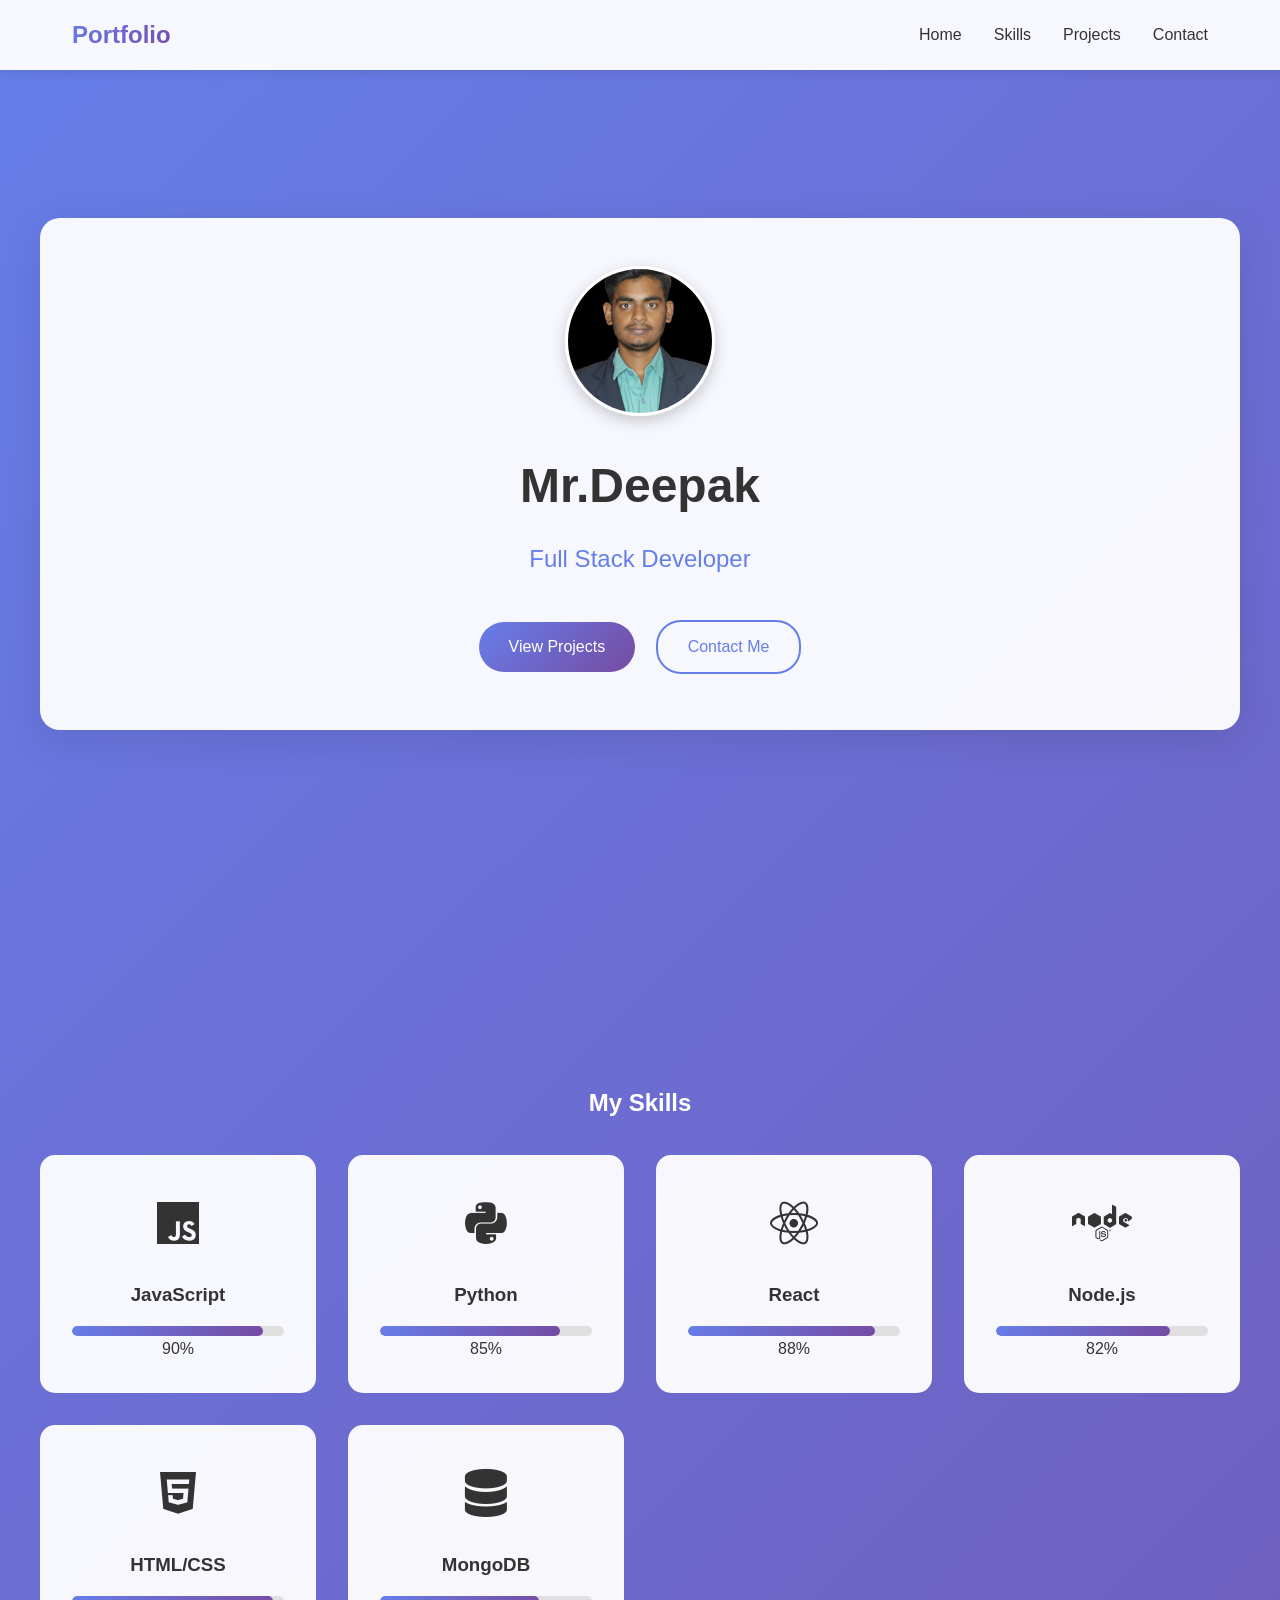
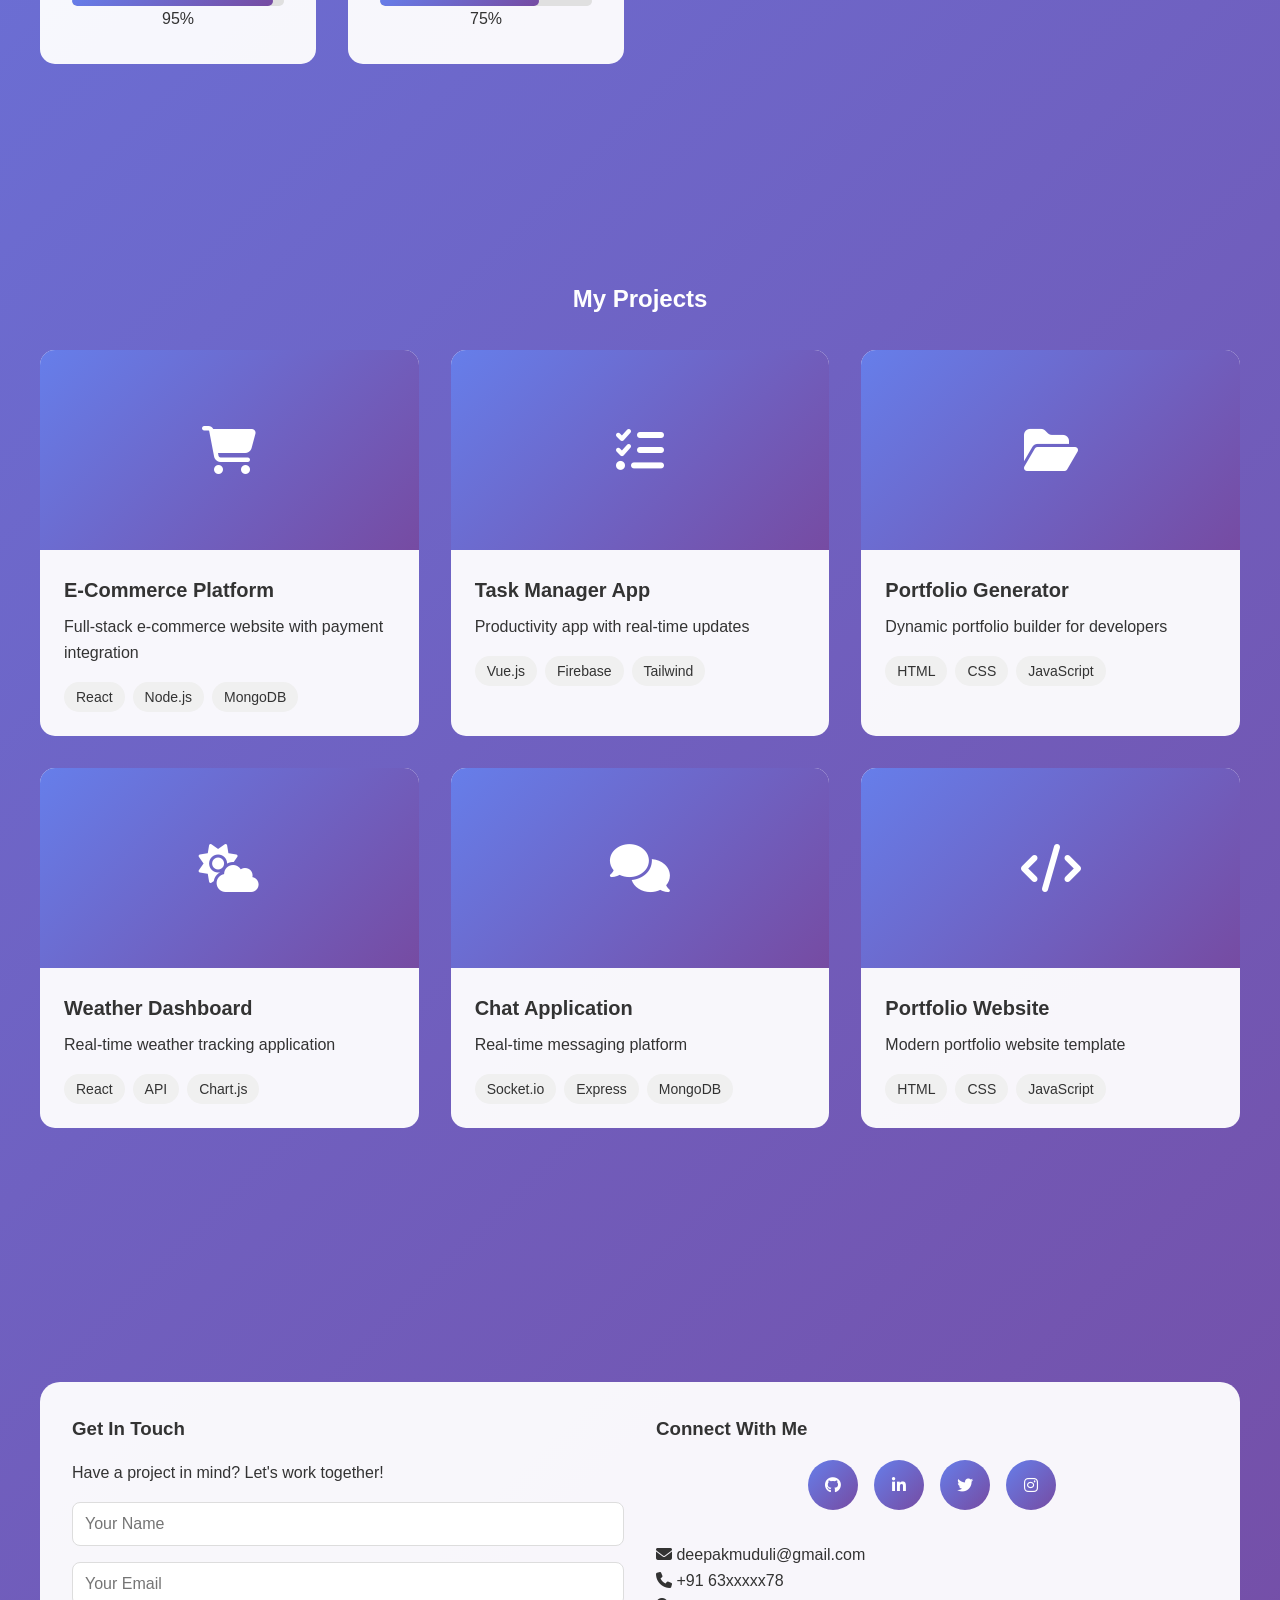
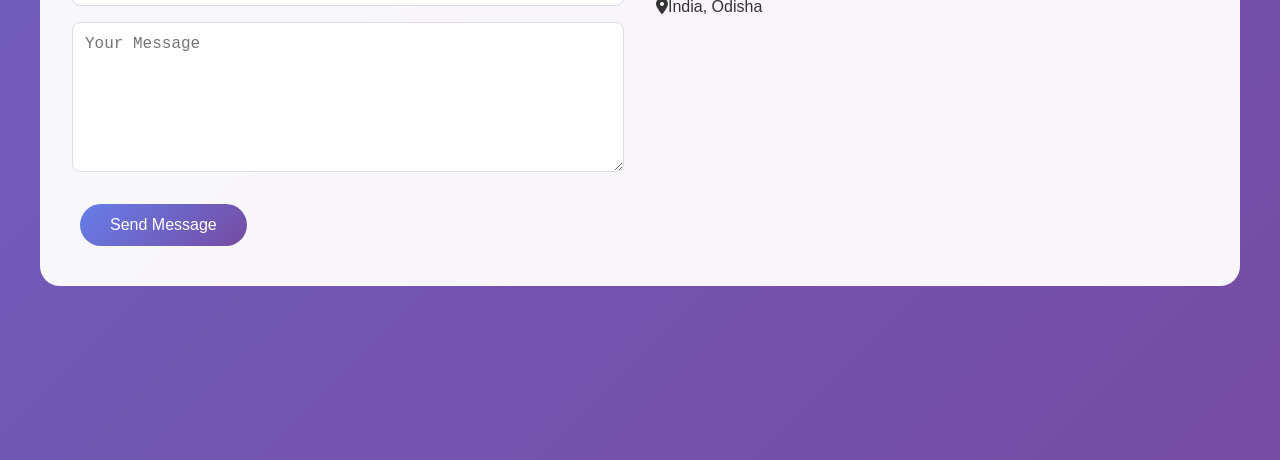
<file: index.html>
<!DOCTYPE html>
<html lang="en">
<head>
    <meta charset="UTF-8">
    <meta name="viewport" content="width=device-width, initial-scale=1.0">
    <title>Dynamic Portfolio | Developer Portfolio</title>
    <link rel="stylesheet" href="https://cdnjs.cloudflare.com/ajax/libs/font-awesome/6.4.0/css/all.min.css">
    <link rel="stylesheet" href="style.css">
</head>
<body>
    <nav class="navbar">
        <div class="nav-container">
            <div class="logo">Portfolio</div>
            <div class="menu-btn">
                <i class="fas fa-bars"></i>
            </div>
            <ul class="nav-links">
                <li><a href="#home">Home</a></li>
                <li><a href="#skills">Skills</a></li>
                <li><a href="#projects">Projects</a></li>
                <li><a href="#contact">Contact</a></li>
            </ul>
        </div>
    </nav>

    <section id="home" class="section">
        <div class="container">
            <div class="hero">
             <!-- Replace this: -->
 

        <!-- With this: -->
        <img src="picture/deepak.png" alt="Profile" class="profile-img">
                <h1>Mr.Deepak</h1>
                <div class="typed-text"></div>
                <a href="#projects" class="btn btn-primary">View Projects</a>
                <a href="#contact" class="btn btn-secondary">Contact Me</a>
            </div>
        </div>
    </section>

    <section id="skills" class="section">
        <div class="container">
            <h2 style="text-align: center; margin-bottom: 2rem; color: white;">My Skills</h2>
            <div class="skills-grid" id="skills-grid"></div>
        </div>
    </section>

    <section id="projects" class="section">
        <div class="container">
            <h2 style="text-align: center; margin-bottom: 2rem; color: white;">My Projects</h2>
            <div class="projects-grid" id="projects-grid"></div>
        </div>
    </section>

    <section id="contact" class="section">
        <div class="container">
            <div class="contact-container">
                <div>
                    <h3>Get In Touch</h3>
                    <p style="margin: 1rem 0;">Have a project in mind? Let's work together!</p>
                    <form class="contact-form" id="contact-form">
                        <input type="text" placeholder="Your Name" required>
                        <input type="email" placeholder="Your Email" required>
                        <textarea placeholder="Your Message" required></textarea>
                        <button type="submit" class="btn btn-primary">Send Message</button>
                    </form>
                </div>
                <div>
                    <h3>Connect With Me</h3>
                    <div class="social-links">
                        <a href="#" class="social-link"><i class="fab fa-github"></i></a>
                        <a href="#" class="social-link"><i class="fab fa-linkedin-in"></i></a>
                        <a href="#" class="social-link"><i class="fab fa-twitter"></i></a>
                        <a href="#" class="social-link"><i class="fab fa-instagram"></i></a>
                    </div>
                    <div style="margin-top: 2rem;">
                        <p><i class="fas fa-envelope"></i> deepakmuduli@gmail.com</p>
                        <p><i class="fas fa-phone"></i> +91 63xxxxx78</p>
                        <p><i class="fas fa-map-marker-alt"></i>India, Odisha</p>
                    </div>
                </div>
            </div>
        </div>
    </section>

    <div id="modal" class="modal">
        <div class="modal-content">
            <span class="close-modal">&times;</span>
            <h2 id="modal-title"></h2>
            <p id="modal-description"></p>
        </div>
    </div>
    <script src="script.js"></script>
   </body>
   </html>
</file>
<file: style.css>
* {
            margin: 0;
            padding: 0;
            box-sizing: border-box;
        }

        body {
            font-family: 'Segoe UI', Tahoma, Geneva, Verdana, sans-serif;
            background: linear-gradient(135deg, #667eea 0%, #764ba2 100%);
            color: #333;
            line-height: 1.6;
        }

        /* Navigation */
        .navbar {
            position: fixed;
            top: 0;
            width: 100%;
            background: rgba(255, 255, 255, 0.95);
            backdrop-filter: blur(10px);
            box-shadow: 0 2px 10px rgba(0,0,0,0.1);
            z-index: 1000;
            transition: all 0.3s ease;
        }

        .nav-container {
            max-width: 1200px;
            margin: 0 auto;
            padding: 1rem 2rem;
            display: flex;
            justify-content: space-between;
            align-items: center;
        }

        .logo {
            font-size: 1.5rem;
            font-weight: bold;
            background: linear-gradient(135deg, #667eea, #764ba2);
            -webkit-background-clip: text;
            background-clip: text;
            color: transparent;
        }

        .nav-links {
            display: flex;
            gap: 2rem;
            list-style: none;
        }

        .nav-links a {
            text-decoration: none;
            color: #333;
            font-weight: 500;
            transition: color 0.3s;
        }

        .nav-links a:hover {
            color: #667eea;
        }

        .menu-btn {
            display: none;
            font-size: 1.5rem;
            cursor: pointer;
        }

        /* Sections */
        .section {
            min-height: 100vh;
            padding: 80px 2rem 2rem;
            display: flex;
            align-items: center;
            justify-content: center;
        }

        .container {
            max-width: 1200px;
            margin: 0 auto;
            width: 100%;
        }

        /* Hero Section */
        .hero {
            text-align: center;
            background: rgba(255, 255, 255, 0.95);
            border-radius: 20px;
            padding: 3rem;
            box-shadow: 0 10px 40px rgba(0,0,0,0.1);
        }

    .profile-img {
    width: 150px;
    height: 150px;
    border-radius: 50%;
    object-fit: cover;  /* Makes image fit perfectly */
    margin: 0 auto 1.5rem;
    border: 3px solid white;
    box-shadow: 0 5px 15px rgba(0,0,0,0.2);
}

        .hero h1 {
            font-size: 3rem;
            margin-bottom: 1rem;
            color: #333;
        }

        .typed-text {
            font-size: 1.5rem;
            color: #667eea;
            margin-bottom: 1.5rem;
            min-height: 3rem;
        }

        .btn {
            display: inline-block;
            padding: 12px 30px;
            margin: 0.5rem;
            border: none;
            border-radius: 25px;
            cursor: pointer;
            font-size: 1rem;
            transition: all 0.3s;
            text-decoration: none;
        }

        .btn-primary {
            background: linear-gradient(135deg, #667eea, #764ba2);
            color: white;
        }

        .btn-primary:hover {
            transform: translateY(-2px);
            box-shadow: 0 5px 15px rgba(102, 126, 234, 0.4);
        }

        .btn-secondary {
            background: transparent;
            border: 2px solid #667eea;
            color: #667eea;
        }

        .btn-secondary:hover {
            background: #667eea;
            color: white;
        }

        /* Skills Section */
        .skills-grid {
            display: grid;
            grid-template-columns: repeat(auto-fit, minmax(250px, 1fr));
            gap: 2rem;
            margin-top: 2rem;
        }

        .skill-card {
            background: rgba(255, 255, 255, 0.95);
            padding: 2rem;
            border-radius: 15px;
            text-align: center;
            transition: transform 0.3s;
            cursor: pointer;
        }

        .skill-card:hover {
            transform: translateY(-5px);
        }

        .skill-icon {
            font-size: 3rem;
            margin-bottom: 1rem;
        }

        .skill-progress {
            width: 100%;
            height: 10px;
            background: #e0e0e0;
            border-radius: 5px;
            overflow: hidden;
            margin-top: 1rem;
        }

        .skill-progress-bar {
            height: 100%;
            background: linear-gradient(135deg, #667eea, #764ba2);
            border-radius: 5px;
            transition: width 1s ease;
        }

        /* Projects Section */
        .projects-grid {
            display: grid;
            grid-template-columns: repeat(auto-fit, minmax(300px, 1fr));
            gap: 2rem;
            margin-top: 2rem;
        }

        .project-card {
            background: rgba(255, 255, 255, 0.95);
            border-radius: 15px;
            overflow: hidden;
            transition: transform 0.3s;
            cursor: pointer;
        }

        .project-card:hover {
            transform: translateY(-5px);
        }

        .project-image {
            height: 200px;
            background: linear-gradient(135deg, #667eea, #764ba2);
            display: flex;
            align-items: center;
            justify-content: center;
            font-size: 3rem;
            color: white;
        }

        .project-info {
            padding: 1.5rem;
        }

        .project-title {
            font-size: 1.25rem;
            margin-bottom: 0.5rem;
            color: #333;
        }

        .project-tech {
            display: flex;
            flex-wrap: wrap;
            gap: 0.5rem;
            margin-top: 1rem;
        }

        .tech-tag {
            background: #f0f0f0;
            padding: 0.25rem 0.75rem;
            border-radius: 15px;
            font-size: 0.875rem;
        }

        /* Contact Section */
        .contact-container {
            display: grid;
            grid-template-columns: 1fr 1fr;
            gap: 2rem;
            background: rgba(255, 255, 255, 0.95);
            border-radius: 20px;
            padding: 2rem;
        }

        .contact-form input,
        .contact-form textarea {
            width: 100%;
            padding: 12px;
            margin-bottom: 1rem;
            border: 1px solid #ddd;
            border-radius: 8px;
            font-size: 1rem;
        }

        .contact-form textarea {
            height: 150px;
            resize: vertical;
        }

        .social-links {
            display: flex;
            gap: 1rem;
            justify-content: center;
            margin-top: 1rem;
        }

        .social-link {
            width: 50px;
            height: 50px;
            border-radius: 50%;
            background: linear-gradient(135deg, #667eea, #764ba2);
            display: flex;
            align-items: center;
            justify-content: center;
            color: white;
            text-decoration: none;
            transition: transform 0.3s;
        }

        .social-link:hover {
            transform: translateY(-3px);
        }

        /* Modal */
        .modal {
            display: none;
            position: fixed;
            top: 0;
            left: 0;
            width: 100%;
            height: 100%;
            background: rgba(0,0,0,0.8);
            z-index: 2000;
            justify-content: center;
            align-items: center;
        }

        .modal-content {
            background: white;
            padding: 2rem;
            border-radius: 15px;
            max-width: 500px;
            width: 90%;
            text-align: center;
        }

        .close-modal {
            float: right;
            font-size: 1.5rem;
            cursor: pointer;
        }

        /* Responsive */
        @media (max-width: 768px) {
            .menu-btn {
                display: block;
            }
            
            .nav-links {
                display: none;
                position: absolute;
                top: 100%;
                left: 0;
                width: 100%;
                background: white;
                flex-direction: column;
                padding: 1rem;
                text-align: center;
            }
            
            .nav-links.active {
                display: flex;
            }
            
            .hero h1 {
                font-size: 2rem;
            }
            
            .contact-container {
                grid-template-columns: 1fr;
            }
        }
</file>
